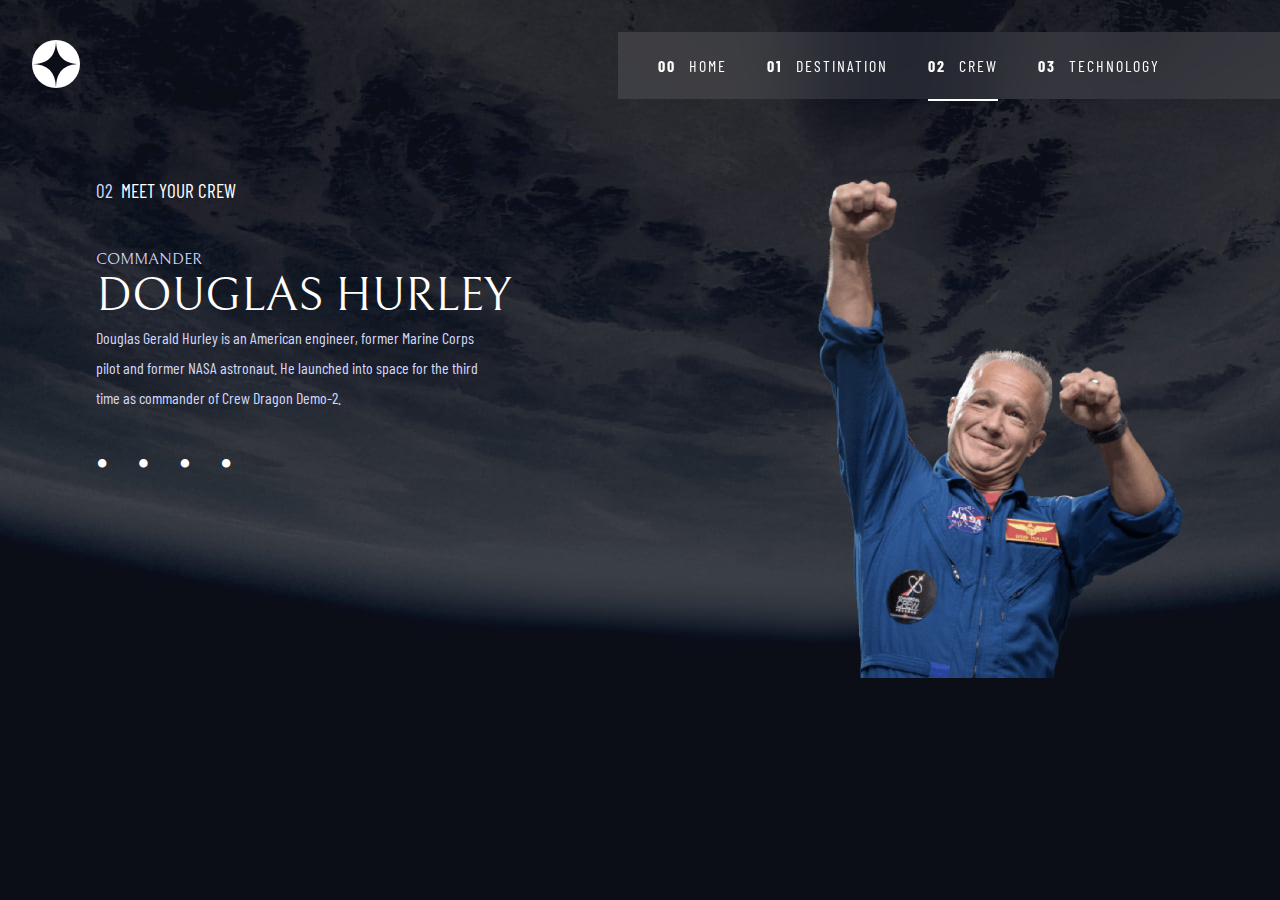
<file: crew-commander.html>
<!DOCTYPE html>
<html lang="en">
<head>
  <meta charset="UTF-8">
  <meta name="viewport" content="width=device-width, initial-scale=1.0">

  <link rel="icon" type="image/png" sizes="32x32" href="./assets/favicon-32x32.png">
  <link rel="stylesheet" href="./stylesheets/main.css">
  
  <title>Frontend Mentor | Space tourism website</title>
</head>
<body>

  <div class="crew-container">

    <!-- Header -->
    <header class="header">

      <div class="logo-container">
        <img class='logo' src="./assets/shared/logo.svg" alt="logo">
      </div>

      <span class="grey__line"></span>

      <nav>
        <ul class="nav__bar">
          <li class="nav__item">
            <a href="./index.html"><span class='number' aria-hidden="true">00</span> Home</a>
          </li>
          <li class="nav__item">
            <a href="./destination-europa.html"><span class='number' aria-hidden="true">01</span> Destination</a>
          </li>
          <li class="nav__item">
            <a href="./crew-commander.html" class="active"><span class='number' aria-hidden="true">02</span> Crew</a>
          </li>
          <li class="nav__item">
            <a href="./technology-capsule.html"><span class='number' aria-hidden="true">03</span> Technology</a>
          </li>
        </ul>

      </nav>

    </header>

    <main class="main">

      <div class="crew">
        <div class="crew__information">
          <h1 class="crew__title"><span class="bold">02</span>Meet your crew</h1>
          <p class="crew__position">Commander</p>
          <p class="crew__name">Douglas Hurley</p>
          <p class="crew__about">
            Douglas Gerald Hurley is an American engineer, former Marine Corps pilot 
            and former NASA astronaut. He launched into space for the third time as 
            commander of Crew Dragon Demo-2.
          </p>

          <ul class="crew__links">
            <a href='./crew-commander.html' class="link"><li ></li></a>
            <a href="./crew-engineer.html" li class="link"><li></li></a>
            <a href="./crew-pilot.html" li class="link"><li></li></a>
            <a href="./crew-specialist.html" li class="link"><li></li></a>
          </ul>

        </div>

        <div class="crew__image">
          <img src="./assets/crew/image-douglas-hurley.png" alt="">
        </div>
      </div>

    </main>

  </div>
</body>
</html>
</file>
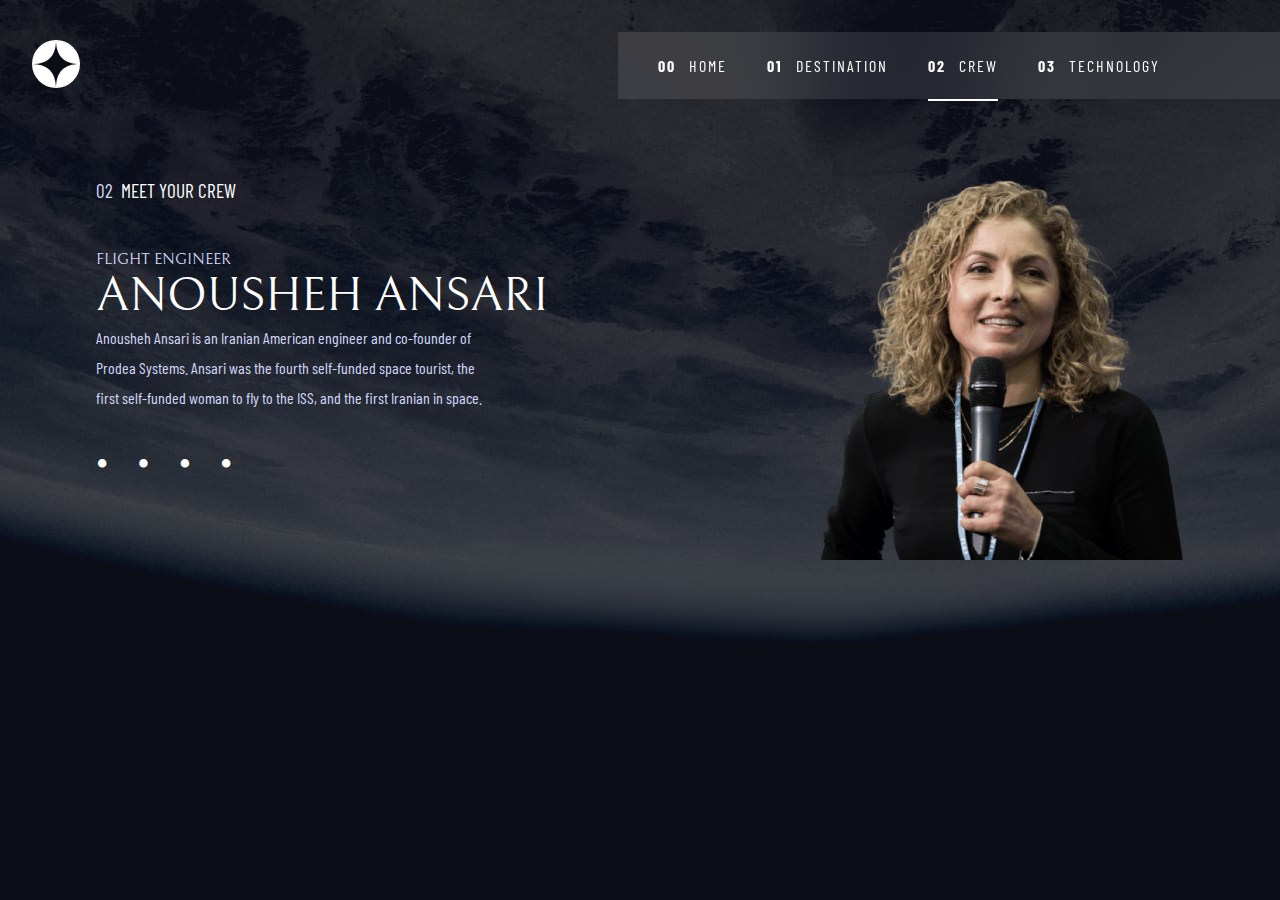
<file: crew-engineer.html>
<!DOCTYPE html>
<html lang="en">
<head>
  <meta charset="UTF-8">
  <meta name="viewport" content="width=device-width, initial-scale=1.0">

  <link rel="icon" type="image/png" sizes="32x32" href="./assets/favicon-32x32.png">
  <link rel="stylesheet" href="./stylesheets/main.css">
  
  <title>Frontend Mentor | Space tourism website</title>
</head>
<body>

  <div class="crew-container">

    <!-- Header -->
    <header class="header">

      <div class="logo-container">
        <img class='logo' src="./assets/shared/logo.svg" alt="logo">
      </div>

      <span class="grey__line"></span>

      <nav>
        <ul class="nav__bar">
          <li class="nav__item">
            <a href="./index.html"><span class='number' aria-hidden="true">00</span> Home</a>
          </li>
          <li class="nav__item">
            <a href="./destination-europa.html"><span class='number' aria-hidden="true">01</span> Destination</a>
          </li>
          <li class="nav__item">
            <a href="./crew-commander.html" class="active"><span class='number' aria-hidden="true">02</span> Crew</a>
          </li>
          <li class="nav__item">
            <a href="./technology-capsule.html"><span class='number' aria-hidden="true">03</span> Technology</a>
          </li>
        </ul>

      </nav>

    </header>

    <main class="main">

      <div class="crew">
        <div class="crew__information">
          <h1 class="crew__title"><span class="bold">02</span>Meet your crew</h1>
          <p class="crew__position">Flight Engineer</p>
          <p class="crew__name">Anousheh Ansari</p>
          <p class="crew__about">
            Anousheh Ansari is an Iranian American engineer and co-founder of Prodea Systems. 
            Ansari was the fourth self-funded space tourist, the first self-funded woman to 
            fly to the ISS, and the first Iranian in space.
          </p>

          <ul class="crew__links">
            <a href='./crew-commander.html' class="link"><li ></li></a>
            <a href="./crew-engineer.html" li class="link"><li></li></a>
            <a href="./crew-pilot.html" li class="link"><li></li></a>
            <a href="./crew-specialist.html" li class="link"><li></li></a>
          </ul>

        </div>

        <div class="crew__image">
          <img src="./assets/crew/image-anousheh-ansari.png" alt="">
        </div>
      </div>

    </main>
 
  </div>
</body>
</html>
</file>
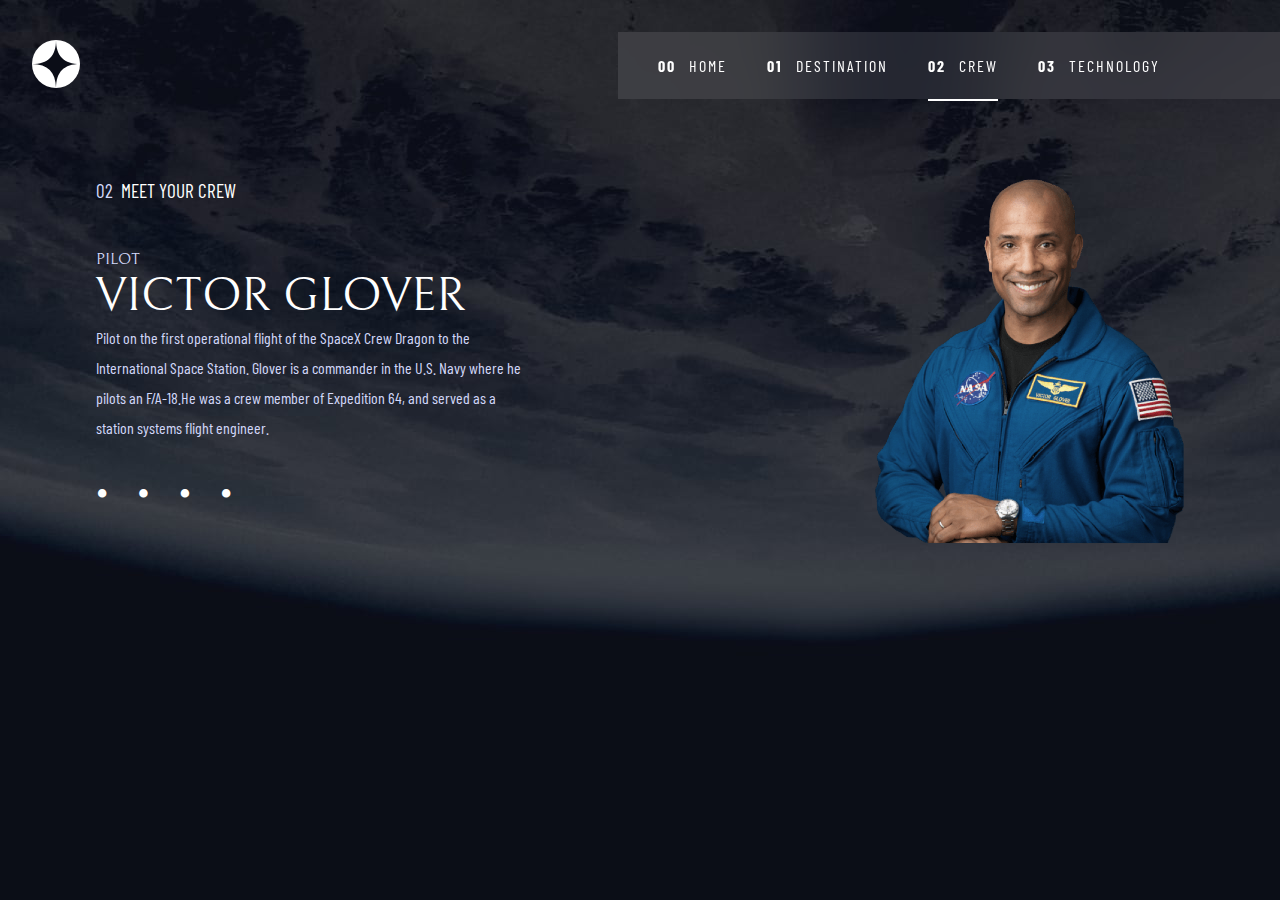
<file: crew-pilot.html>
<!DOCTYPE html>
<html lang="en">
<head>
  <meta charset="UTF-8">
  <meta name="viewport" content="width=device-width, initial-scale=1.0">

  <link rel="icon" type="image/png" sizes="32x32" href="./assets/favicon-32x32.png">
  <link rel="stylesheet" href="./stylesheets/main.css">
  
  <title>Frontend Mentor | Space tourism website</title>
</head>
<body>

  <div class="crew-container">

    <!-- Header -->
    <header class="header">

      <div class="logo-container">
        <img class='logo' src="./assets/shared/logo.svg" alt="logo">
      </div>

      <span class="grey__line"></span>

      <nav>
        <ul class="nav__bar">
          <li class="nav__item">
            <a href="./index.html"><span class='number' aria-hidden="true">00</span> Home</a>
          </li>
          <li class="nav__item">
            <a href="./destination-europa.html"><span class='number' aria-hidden="true">01</span> Destination</a>
          </li>
          <li class="nav__item">
            <a href="./crew-commander.html" class="active"><span class='number' aria-hidden="true">02</span> Crew</a>
          </li>
          <li class="nav__item">
            <a href="./technology-capsule.html"><span class='number' aria-hidden="true">03</span> Technology</a>
          </li>
        </ul>

      </nav>

    </header>

    <main class="main">

      <div class="crew">
        <div class="crew__information">
          <h1 class="crew__title"><span class="bold">02</span>Meet your crew</h1>
          <p class="crew__position">Pilot</p>
          <p class="crew__name">Victor Glover</p>
          <p class="crew__about">
            Pilot on the first operational flight of the SpaceX Crew Dragon to the 
            International Space Station. Glover is a commander in the U.S. Navy where 
            he pilots an F/A-18.He was a crew member of Expedition 64, and served as a 
            station systems flight engineer.
          </p>

          <ul class="crew__links">
            <a href='./crew-commander.html' class="link"><li ></li></a>
            <a href="./crew-engineer.html" li class="link"><li></li></a>
            <a href="./crew-pilot.html" li class="link"><li></li></a>
            <a href="./crew-specialist.html" li class="link"><li></li></a>
          </ul>

        </div>

        <div class="crew__image">
          <img src="./assets/crew/image-victor-glover.png" alt="">
        </div>
      </div>

    </main>

  </div>
</body>
</html>
</file>
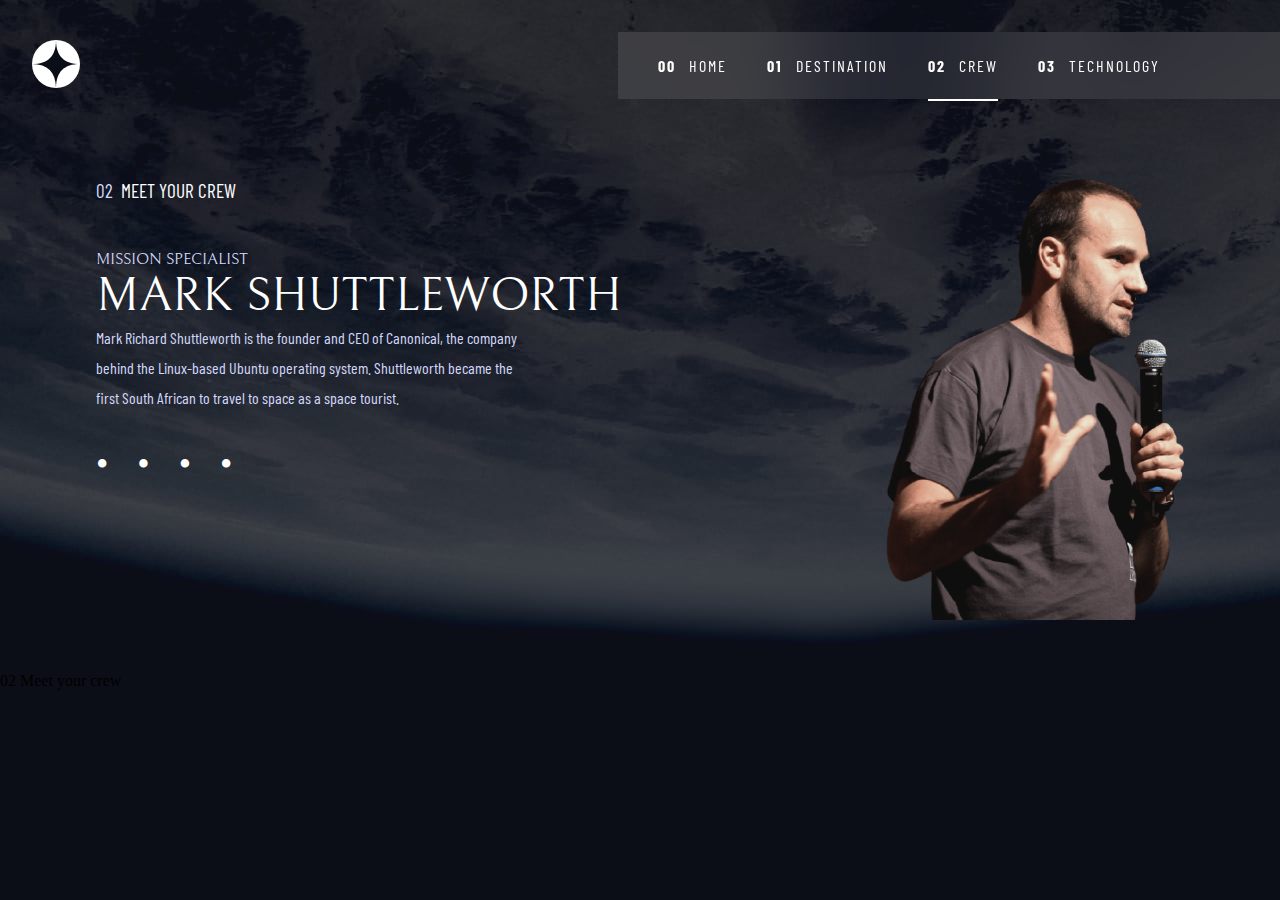
<file: crew-specialist.html>
<!DOCTYPE html>
<html lang="en">
<head>
  <meta charset="UTF-8">
  <meta name="viewport" content="width=device-width, initial-scale=1.0">

  <link rel="icon" type="image/png" sizes="32x32" href="./assets/favicon-32x32.png">
  <link rel="stylesheet" href="./stylesheets/main.css">
  
  <title>Frontend Mentor | Space tourism website</title>
</head>
<body>

  <div class="crew-container">

    <!-- Header -->
    <header class="header">

      <div class="logo-container">
        <img class='logo' src="./assets/shared/logo.svg" alt="logo">
      </div>

      <span class="grey__line"></span>

      <nav>
        <ul class="nav__bar">
          <li class="nav__item">
            <a href="./index.html"><span class='number' aria-hidden="true">00</span> Home</a>
          </li>
          <li class="nav__item">
            <a href="./destination-europa.html"><span class='number' aria-hidden="true">01</span> Destination</a>
          </li>
          <li class="nav__item">
            <a href="./crew-commander.html" class="active"><span class='number' aria-hidden="true">02</span> Crew</a>
          </li>
          <li class="nav__item">
            <a href="./technology-capsule.html"><span class='number' aria-hidden="true">03</span> Technology</a>
          </li>
        </ul>

      </nav>

    </header>

    <main class="main">

      <div class="crew">
        <div class="crew__information">
          <h1 class="crew__title"><span class="bold">02</span>Meet your crew</h1>
          <p class="crew__position">Mission Specialist</p>
          <p class="crew__name">Mark Shuttleworth</p>
          <p class="crew__about">
            Mark Richard Shuttleworth is the founder and CEO of Canonical, the company behind 
            the Linux-based Ubuntu operating system. Shuttleworth became the first South 
            African to travel to space as a space tourist.
          </p>

          <ul class="crew__links">
            <a href='./crew-commander.html' class="link"><li ></li></a>
            <a href="./crew-engineer.html" li class="link"><li></li></a>
            <a href="./crew-pilot.html" li class="link"><li></li></a>
            <a href="./crew-specialist.html" li class="link"><li></li></a>
          </ul>

        </div>

        <div class="crew__image">
          <img src="./assets/crew/image-mark-shuttleworth.png" alt="">
        </div>
      </div>

    </main>

  02 Meet your crew

  
  

  

  </div>
</body>
</html>
</file>
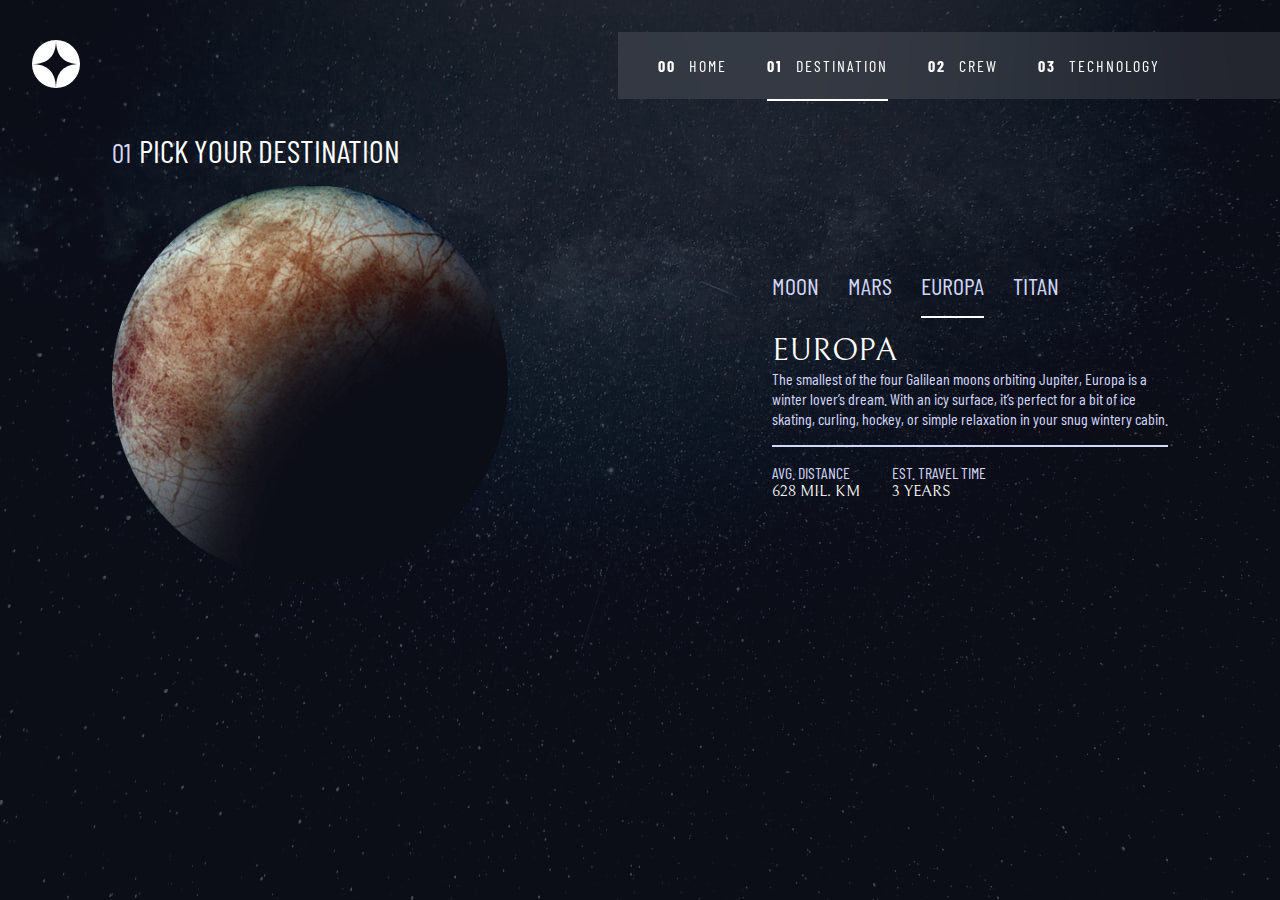
<file: destination-europa.html>
<!DOCTYPE html>
<html lang="en">
<head>
  <meta charset="UTF-8">
  <meta name="viewport" content="width=device-width, initial-scale=1.0">

  <link rel="icon" type="image/png" sizes="32x32" href="./assets/favicon-32x32.png">
  <link rel="stylesheet" href="./stylesheets/main.css">
  
  <title>Frontend Mentor | Space tourism website</title>
</head>
<body>

  <div class="destination-container">

    <!-- Header -->
    <header class="header">

      <div class="logo-container">
        <img class='logo' src="./assets/shared/logo.svg" alt="logo">
      </div>

      <span class="grey__line"></span>

      <nav>
        <ul class="nav__bar">
          <li class="nav__item">
            <a href="./index.html"><span class='number' aria-hidden="true">00</span> Home</a>
          </li>
          <li class="nav__item">
            <a href="./destination-europa.html" class="active"><span class='number' aria-hidden="true">01</span> Destination</a>
          </li>
          <li class="nav__item">
            <a href="./crew-commander.html"><span class='number' aria-hidden="true">02</span> Crew</a>
          </li>
          <li class="nav__item">
            <a href="./technology-capsule.html"><span class='number' aria-hidden="true">03</span> Technology</a>
          </li>
        </ul>

      </nav>

    </header>

    <main class="destination__main">

      <div class="destination">
        <h1 class="destination__title"><span class="bold">01</span>Pick your destination</h1>

        <div class="destination__metrics">
          <div class="destination__image">
            <img src="./assets/destination/image-europa.png" alt="">
          </div>

          <div class="destination__information">
            <ul class="destination__links">
              <a href='./destination-moon.html' class="link">Moon</a>
              <a href="./destination-mars.html"class="link">Mars</a>
              <a href="./destination-europa.html" li class="link active">Europa</a>
              <a href="./destination-titan.html" li class="link">Titan</a>
            </ul>
            <p class="destination__location">Europa</p>
            <p class="about">
              The smallest of the four Galilean moons orbiting Jupiter, Europa is a 
              winter lover’s dream. With an icy surface, it’s perfect for a bit of 
              ice skating, curling, hockey, or simple relaxation in your snug 
              wintery cabin.
            </p>

            <div class="destination__numbers">
              <div class="distance">
                <p class="distance__title">Avg. distance</p>
                <p class="actual__distance">628 mil. km</p>
              </div>
              <div class="time">
                <p class="time__title">Est. travel time</p>
                <p class="actual__time">3 years</p>
              </div>
            </div>
  
          </div>

        </div>

      </div>

    </main>

  </div>
</body>
</html>
</file>
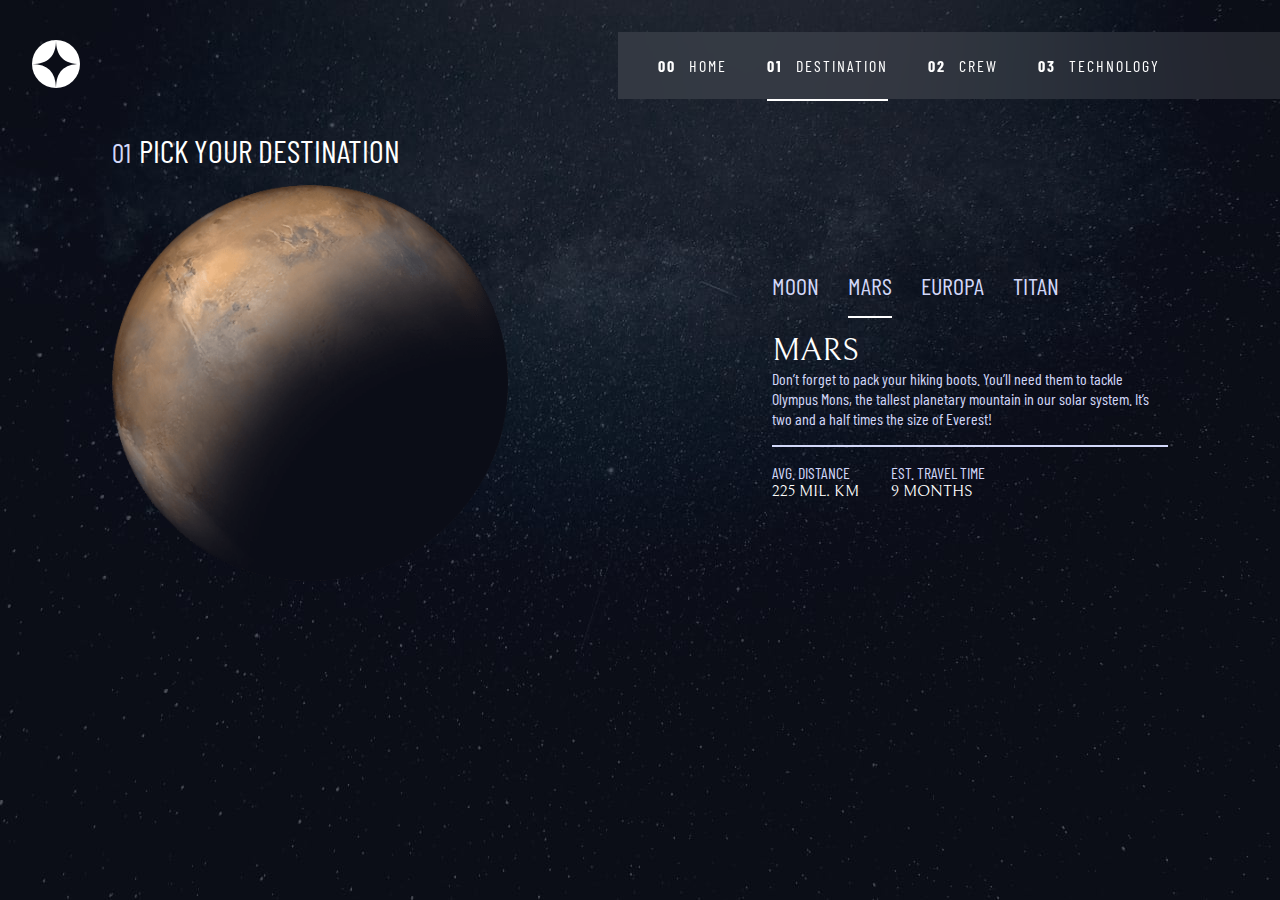
<file: destination-mars.html>
<!DOCTYPE html>
<html lang="en">
<head>
  <meta charset="UTF-8">
  <meta name="viewport" content="width=device-width, initial-scale=1.0">

  <link rel="icon" type="image/png" sizes="32x32" href="./assets/favicon-32x32.png">
  <link rel="stylesheet" href="./stylesheets/main.css">
  
  <title>Frontend Mentor | Space tourism website</title>
</head>
<body>

  <div class="destination-container">

    <!-- Header -->
    <header class="header">

      <div class="logo-container">
        <img class='logo' src="./assets/shared/logo.svg" alt="logo">
      </div>

      <span class="grey__line"></span>

      <nav>
        <ul class="nav__bar">
          <li class="nav__item">
            <a href="./index.html"><span class='number' aria-hidden="true">00</span> Home</a>
          </li>
          <li class="nav__item">
            <a href="./destination-europa.html" class="active"><span class='number' aria-hidden="true">01</span> Destination</a>
          </li>
          <li class="nav__item">
            <a href="./crew-commander.html"><span class='number' aria-hidden="true">02</span> Crew</a>
          </li>
          <li class="nav__item">
            <a href="./technology-capsule.html"><span class='number' aria-hidden="true">03</span> Technology</a>
          </li>
        </ul>

      </nav>

    </header>

    <main class="destination__main">

      <div class="destination">
        <h1 class="destination__title"><span class="bold">01</span>Pick your destination</h1>

        <div class="destination__metrics">
          <div class="destination__image">
            <img src="./assets/destination/image-mars.png" alt="">
          </div>

          <div class="destination__information">
            <ul class="destination__links">
              <a href='./destination-moon.html' class="link">Moon</a>
              <a href="./destination-mars.html" class="link active">Mars</a>
              <a href="./destination-europa.html" class="link">Europa</a>
              <a href="./destination-titan.html" class="link">Titan</a>
            </ul>
            <p class="destination__location">Mars</p>
            <p class="about">
              Don’t forget to pack your hiking boots. You’ll need them to tackle Olympus Mons, 
              the tallest planetary mountain in our solar system. It’s two and a half times 
              the size of Everest!
            </p>

            <div class="destination__numbers">
              <div class="distance">
                <p class="distance__title">Avg. distance</p>
                <p class="actual__distance">225 mil. km</p>
              </div>
              <div class="time">
                <p class="time__title">Est. travel time</p>
                <p class="actual__time">9 months</p>
              </div>
            </div>
  
          </div>

        </div>

      </div>

    </main>

  </div>
</body>
</html>
</file>
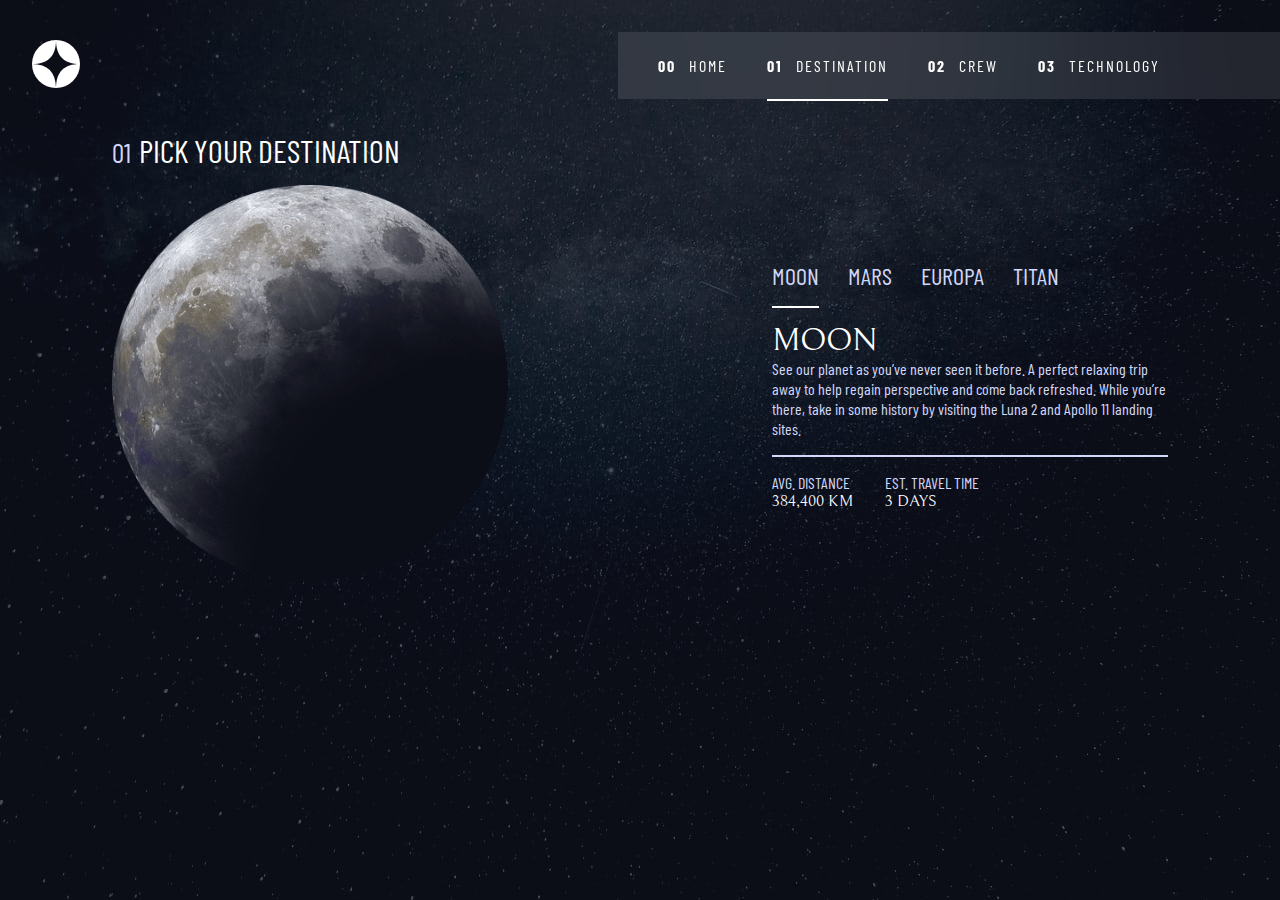
<file: destination-moon.html>
<!DOCTYPE html>
<html lang="en">
<head>
  <meta charset="UTF-8">
  <meta name="viewport" content="width=device-width, initial-scale=1.0">

  <link rel="icon" type="image/png" sizes="32x32" href="./assets/favicon-32x32.png">
  <link rel="stylesheet" href="./stylesheets/main.css">
  
  <title>Frontend Mentor | Space tourism website</title>
</head>
<body>

  <div class="destination-container">

    <!-- Header -->
    <header class="header">

      <div class="logo-container">
        <img class='logo' src="./assets/shared/logo.svg" alt="logo">
      </div>

      <span class="grey__line"></span>

      <nav>
        <ul class="nav__bar">
          <li class="nav__item">
            <a href="./index.html"><span class='number' aria-hidden="true">00</span> Home</a>
          </li>
          <li class="nav__item">
            <a href="./destination-europa.html" class="active"><span class='number' aria-hidden="true">01</span> Destination</a>
          </li>
          <li class="nav__item">
            <a href="./crew-commander.html"><span class='number' aria-hidden="true">02</span> Crew</a>
          </li>
          <li class="nav__item">
            <a href="./technology-capsule.html"><span class='number' aria-hidden="true">03</span> Technology</a>
          </li>
        </ul>

      </nav>

    </header>

    <main class="destination__main">

      <div class="destination">
        <h1 class="destination__title"><span class="bold">01</span>Pick your destination</h1>

        <div class="destination__metrics">
          <div class="destination__image">
            <img src="./assets/destination/image-moon.png" alt="">
          </div>

          <div class="destination__information">
            <ul class="destination__links">
              <a href='./destination-moon.html' class="link active">Moon</a>
              <a href="./destination-mars.html"class="link">Mars</a>
              <a href="./destination-europa.html" class="link">Europa</a>
              <a href="./destination-titan.html" class="link">Titan</a>
            </ul>
            <p class="destination__location">Moon</p>
            <p class="about">
              See our planet as you’ve never seen it before. A perfect relaxing trip away to help 
              regain perspective and come back refreshed. While you’re there, take in some history 
              by visiting the Luna 2 and Apollo 11 landing sites.
            </p>

            <div class="destination__numbers">
              <div class="distance">
                <p class="distance__title">Avg. distance</p>
                <p class="actual__distance">384,400 km</p>
              </div>
              <div class="time">
                <p class="time__title">Est. travel time</p>
                <p class="actual__time">3 days</p>
              </div>
            </div>
  
          </div>

        </div>

      </div>

    </main>

  </div>
</body>
</html>
</file>
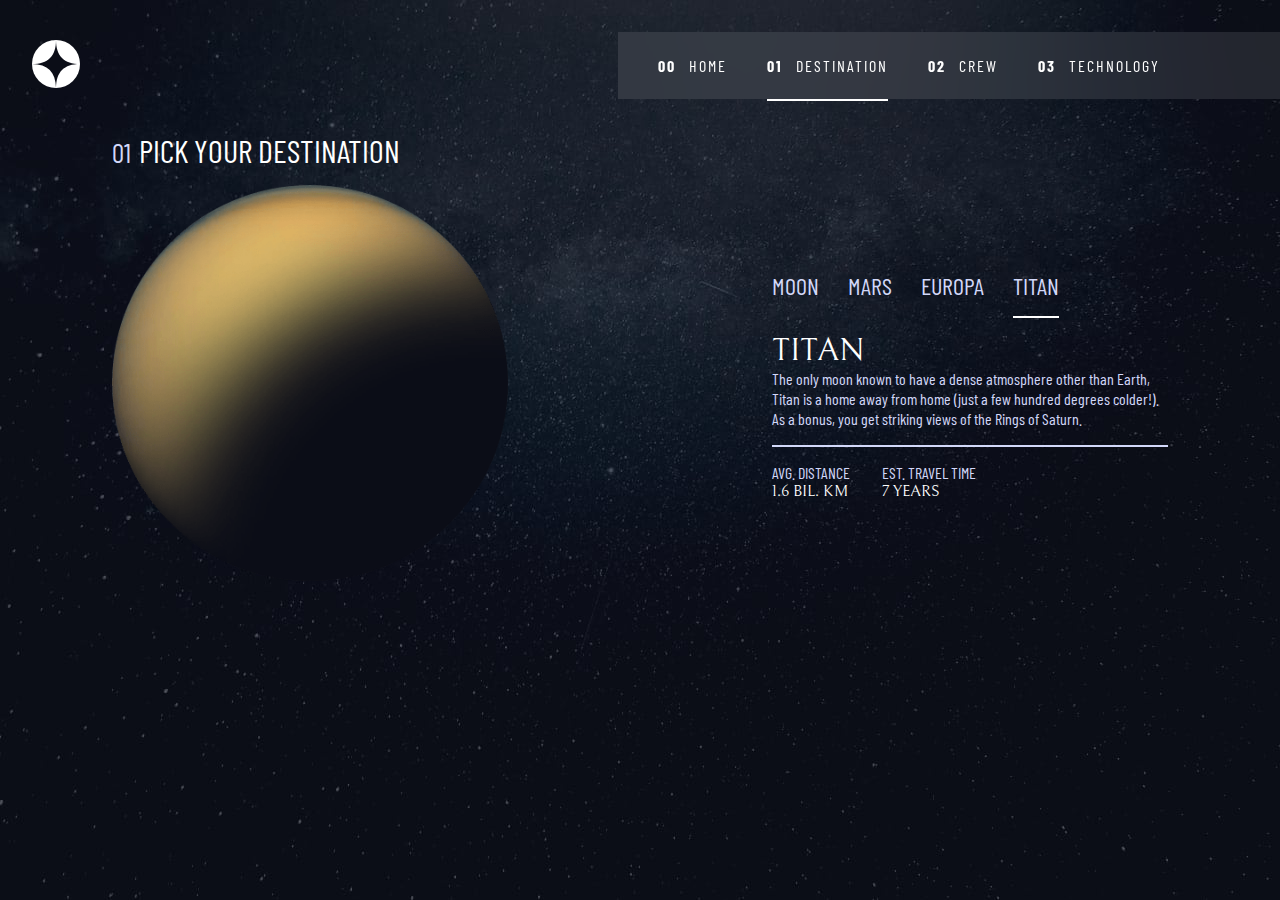
<file: destination-titan.html>
<!DOCTYPE html>
<html lang="en">
<head>
  <meta charset="UTF-8">
  <meta name="viewport" content="width=device-width, initial-scale=1.0">

  <link rel="icon" type="image/png" sizes="32x32" href="./assets/favicon-32x32.png">
  <link rel="stylesheet" href="./stylesheets/main.css">
  
  <title>Frontend Mentor | Space tourism website</title>
</head>
<body>

  <div class="destination-container">

    <!-- Header -->
    <header class="header">

      <div class="logo-container">
        <img class='logo' src="./assets/shared/logo.svg" alt="logo">
      </div>

      <span class="grey__line"></span>

      <nav>
        <ul class="nav__bar">
          <li class="nav__item">
            <a href="./index.html"><span class='number' aria-hidden="true">00</span> Home</a>
          </li>
          <li class="nav__item">
            <a href="./destination-europa.html" class="active"><span class='number' aria-hidden="true">01</span> Destination</a>
          </li>
          <li class="nav__item">
            <a href="./crew-commander.html"><span class='number' aria-hidden="true">02</span> Crew</a>
          </li>
          <li class="nav__item">
            <a href="./technology-capsule.html"><span class='number' aria-hidden="true">03</span> Technology</a>
          </li>
        </ul>

      </nav>

    </header>

    <main class="destination__main">

      <div class="destination">
        <h1 class="destination__title"><span class="bold">01</span>Pick your destination</h1>

        <div class="destination__metrics">
          <div class="destination__image">
            <img src="./assets/destination/image-titan.png" alt="">
          </div>

          <div class="destination__information">
            <ul class="destination__links">
              <a href='./destination-moon.html' class="link">Moon</a>
              <a href="./destination-mars.html"class="link">Mars</a>
              <a href="./destination-europa.html" li class="link">Europa</a>
              <a href="./destination-titan.html" li class="link active">Titan</a>
            </ul>
            <p class="destination__location">Titan</p>
            <p class="about">
              The only moon known to have a dense atmosphere other than Earth, Titan 
              is a home away from home (just a few hundred degrees colder!). As a 
              bonus, you get striking views of the Rings of Saturn.
            </p>

            <div class="destination__numbers">
              <div class="distance">
                <p class="distance__title">Avg. distance</p>
                <p class="actual__distance">1.6 bil. km</p>
              </div>
              <div class="time">
                <p class="time__title">Est. travel time</p>
                <p class="actual__time">7 years</p>
              </div>
            </div>
  
          </div>

        </div>

      </div>

    </main>
  
</body>
</html>
</file>
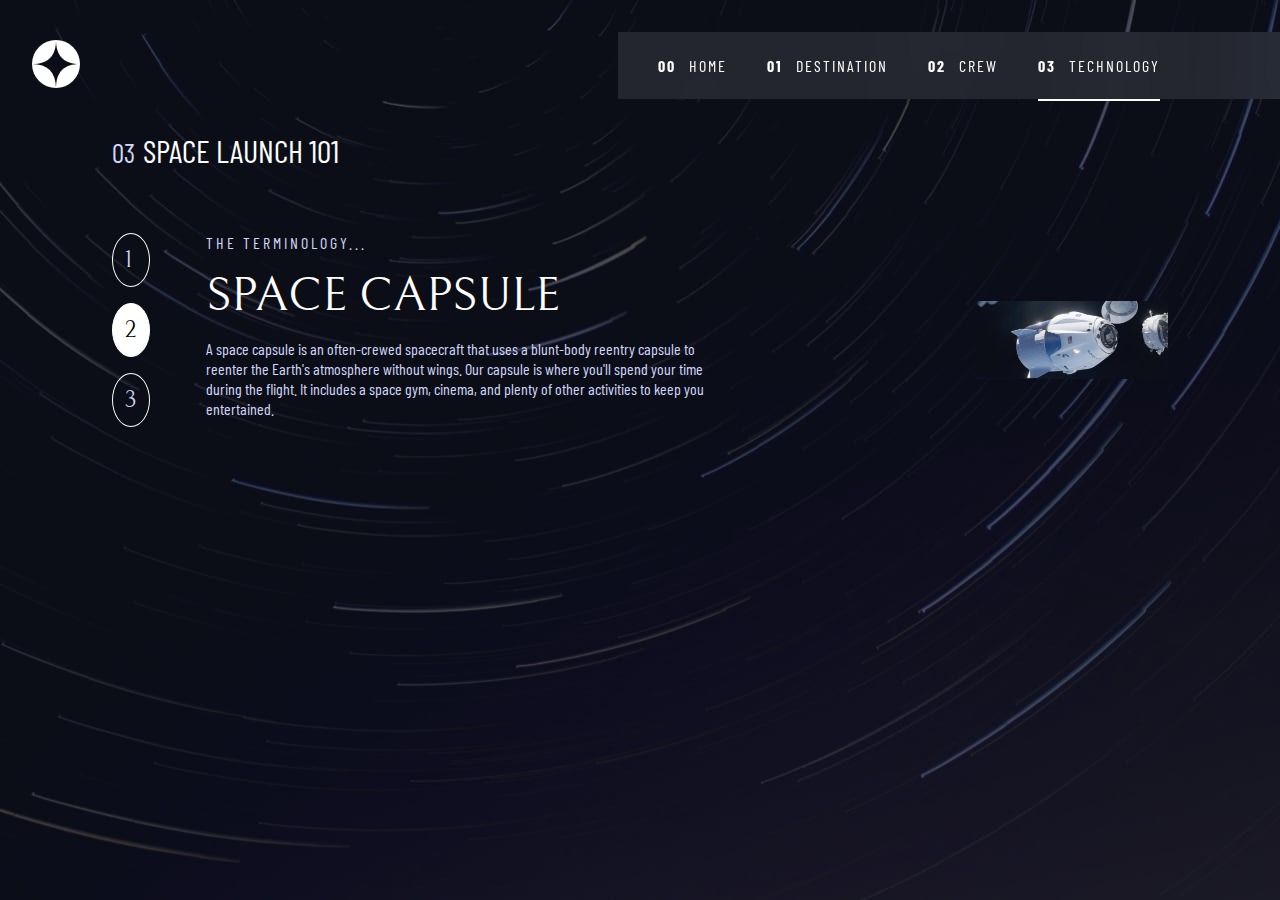
<file: technology-capsule.html>
<!DOCTYPE html>
<html lang="en">
<head>
  <meta charset="UTF-8">
  <meta name="viewport" content="width=device-width, initial-scale=1.0">
  <link rel="icon" type="image/png" sizes="32x32" href="./assets/favicon-32x32.png">  <link rel="stylesheet" href="./stylesheets/main.css">
  
  <title>Frontend Mentor | Space tourism website</title>
</head>
<body>

  <div class="technology-container">

    <!-- Header -->
    <header class="header">

      <div class="logo-container">
        <img class='logo' src="./assets/shared/logo.svg" alt="logo">
      </div>

      <span class="grey__line"></span>

      <nav>
        <ul class="nav__bar">
          <li class="nav__item">
            <a href="./index.html"><span class='number' aria-hidden="true">00</span> Home</a>
          </li>
          <li class="nav__item">
            <a href="./destination-europa.html"><span class='number' aria-hidden="true">01</span> Destination</a>
          </li>
          <li class="nav__item">
            <a href="./crew-commander.html"><span class='number' aria-hidden="true">02</span> Crew</a>
          </li>
          <li class="nav__item">
            <a href="./technology-capsule.html" class="active"><span class='number' aria-hidden="true">03</span> Technology</a>
          </li>
        </ul>

      </nav>

    </header>

    <main class="technology__main">

      <div class="technology">
        <h1 class="technology__title"><span class="bold">03</span>Space launch 101</h1>

        <div class="technology__metrics">

          <div class="technology__information">
            <ul class="technology__links">
              <a href='./technology-vehicle.html' class="link">1</a>
              <a href="./technology-capsule.html"class="link"  id="technology__active">2</a>
              <a href="./technology-spaceport.html" class="link">3</a>
            </ul>
            <div class="technology__more">
              <p class="terminology">The terminology...</p>
              <p class="technology__heading">Space capsule</p>
              <p class="technology__about">
                A space capsule is an often-crewed spacecraft that uses a blunt-body reentry 
                capsule to reenter the Earth's atmosphere without wings. Our capsule is where 
                you'll spend your time during the flight. It includes a space gym, cinema, 
                and plenty of other activities to keep you entertained.
              </p>

            </div>
  
          </div>

          <div class="destination__image">
            <img src="./assets/technology/image-space-capsule-landscape.jpg" alt="">
          </div>

        </div>

      </div>

    </main>

  </div>
</body>
</html>
</file>
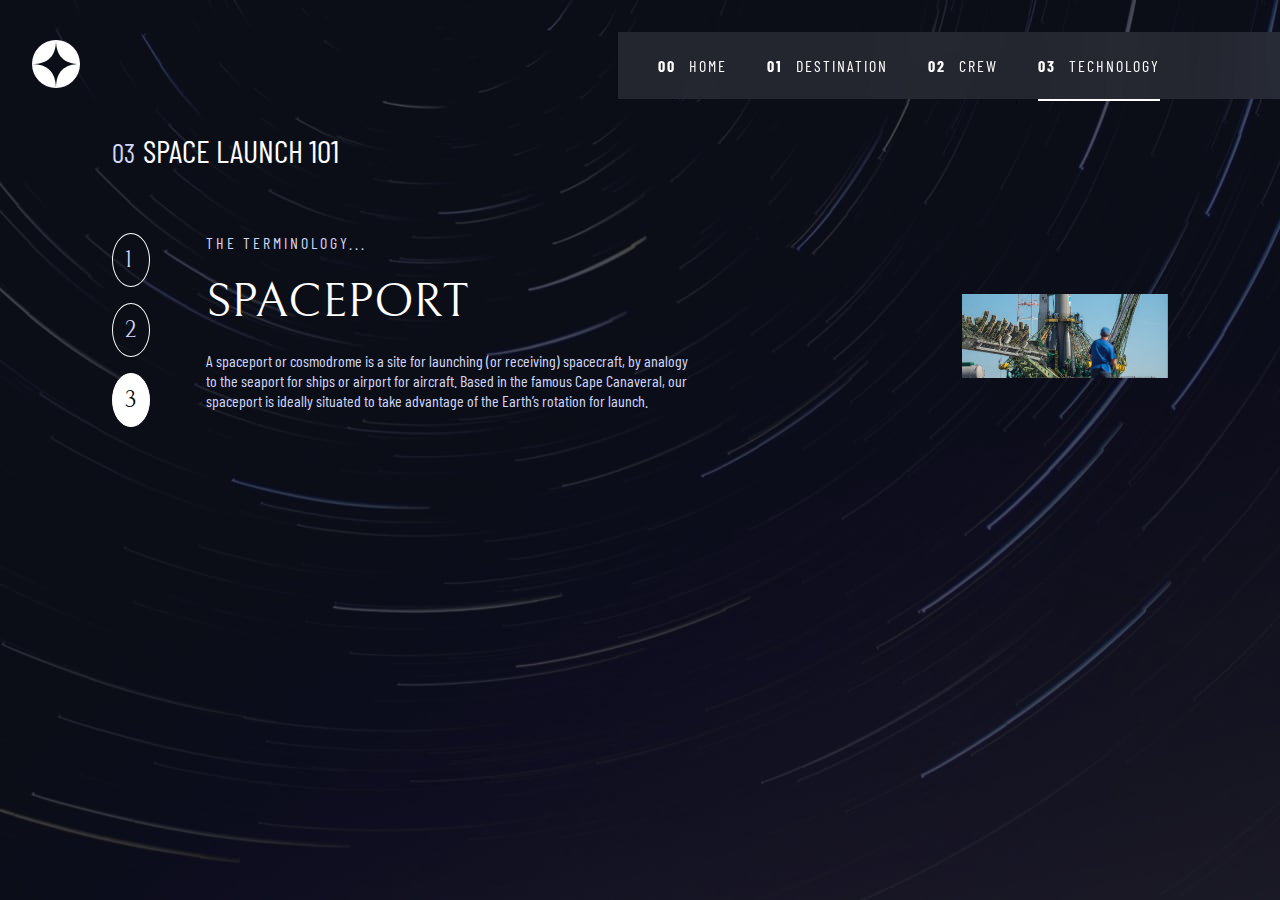
<file: technology-spaceport.html>
<!DOCTYPE html>
<html lang="en">
<head>
  <meta charset="UTF-8">
  <meta name="viewport" content="width=device-width, initial-scale=1.0">

  <link rel="icon" type="image/png" sizes="32x32" href="./assets/favicon-32x32.png">
  <link rel="stylesheet" href="./stylesheets/main.css">
  
  <title>Frontend Mentor | Space tourism website</title>
</head>
<body>

  <div class="technology-container">

    <!-- Header -->
    <header class="header">

      <div class="logo-container">
        <img class='logo' src="./assets/shared/logo.svg" alt="logo">
      </div>

      <span class="grey__line"></span>

      <nav>
        <ul class="nav__bar">
          <li class="nav__item">
            <a href="./index.html"><span class='number' aria-hidden="true">00</span> Home</a>
          </li>
          <li class="nav__item">
            <a href="./destination-europa.html"><span class='number' aria-hidden="true">01</span> Destination</a>
          </li>
          <li class="nav__item">
            <a href="./crew-commander.html"><span class='number' aria-hidden="true">02</span> Crew</a>
          </li>
          <li class="nav__item">
            <a href="./technology-capsule.html" class="active"><span class='number' aria-hidden="true">03</span> Technology</a>
          </li>
        </ul>

      </nav>

    </header>

    <main class="technology__main">

      <div class="technology">
        <h1 class="technology__title"><span class="bold">03</span>Space launch 101</h1>

        <div class="technology__metrics">

          <div class="technology__information">
            <ul class="technology__links">
              <a href='./technology-vehicle.html' class="link">1</a>
              <a href="./technology-capsule.html"class="link">2</a>
              <a href="./technology-spaceport.html" class="link" id="technology__active">3</a>
            </ul>
            <div class="technology__more">
              <p class="terminology">The terminology...</p>
              <p class="technology__heading">Spaceport</p>
              <p class="technology__about">
                A spaceport or cosmodrome is a site for launching (or receiving) spacecraft, 
                by analogy to the seaport for ships or airport for aircraft. Based in the 
                famous Cape Canaveral, our spaceport is ideally situated to take advantage 
                of the Earth’s rotation for launch.
              </p>

            </div>
  
          </div>

          <div class="destination__image">
            <img src="./assets/technology/image-spaceport-landscape.jpg" alt="">
          </div>

        </div>

      </div>

    </main>

</body>
</html>
</file>
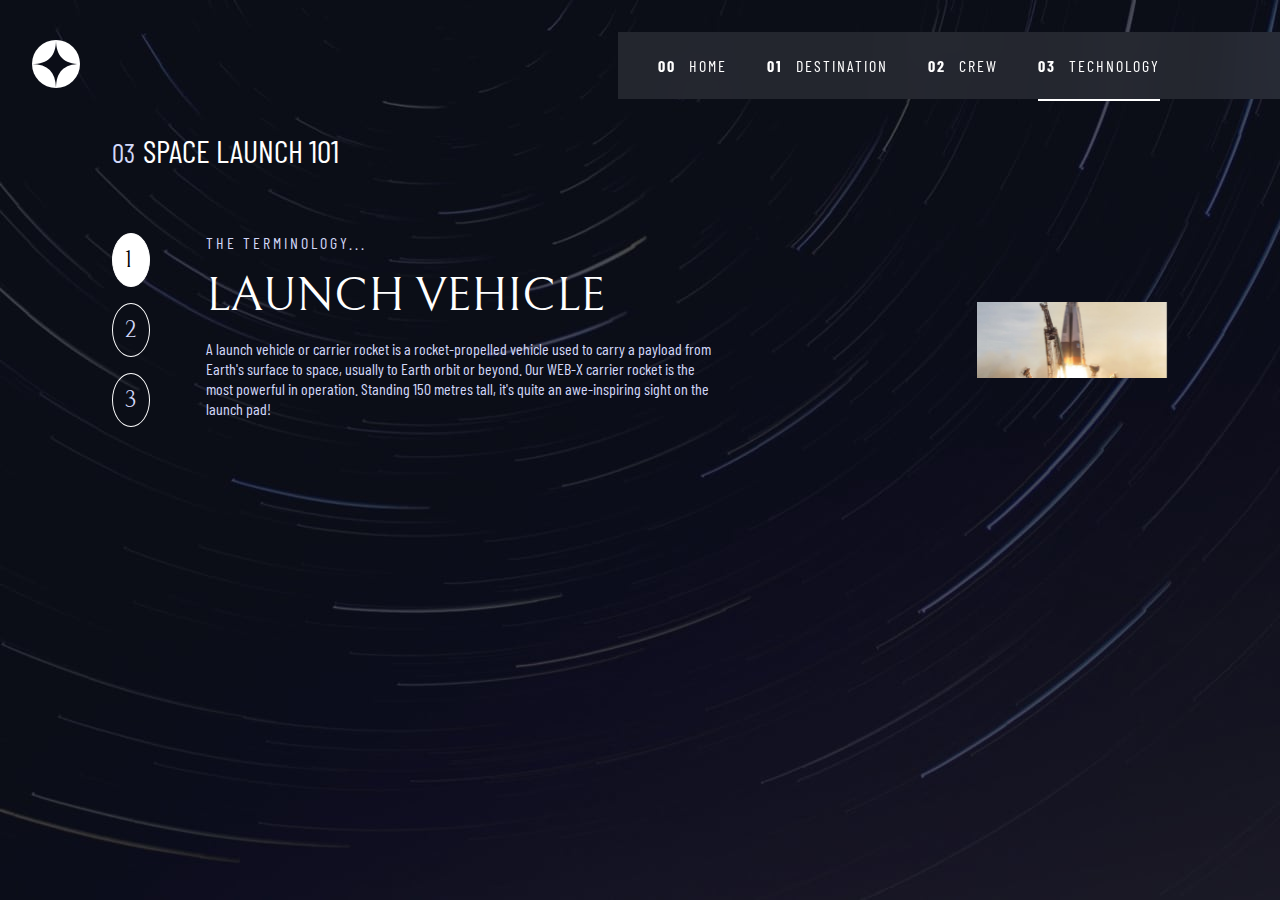
<file: technology-vehicle.html>
<!DOCTYPE html>
<html lang="en">
<head>
  <meta charset="UTF-8">
  <meta name="viewport" content="width=device-width, initial-scale=1.0">

  <link rel="icon" type="image/png" sizes="32x32" href="./assets/favicon-32x32.png">
  <link rel="stylesheet" href="./stylesheets/main.css">
  
  <title>Frontend Mentor | Space tourism website</title>
</head>
<body>

  <div class="technology-container">

    <!-- Header -->
    <header class="header">

      <div class="logo-container">
        <img class='logo' src="./assets/shared/logo.svg" alt="logo">
      </div>

      <span class="grey__line"></span>

      <nav>
        <ul class="nav__bar">
          <li class="nav__item">
            <a href="./index.html"><span class='number' aria-hidden="true">00</span> Home</a>
          </li>
          <li class="nav__item">
            <a href="./destination-europa.html"><span class='number' aria-hidden="true">01</span> Destination</a>
          </li>
          <li class="nav__item">
            <a href="./crew-commander.html"><span class='number' aria-hidden="true">02</span> Crew</a>
          </li>
          <li class="nav__item">
            <a href="./technology-capsule.html" class="active"><span class='number' aria-hidden="true">03</span> Technology</a>
          </li>
        </ul>

      </nav>

    </header>

    <main class="technology__main">

      <div class="technology">
        <h1 class="technology__title"><span class="bold">03</span>Space launch 101</h1>

        <div class="technology__metrics">

          <div class="technology__information">
            <ul class="technology__links">
              <a href='./technology-vehicle.html' class="link" id="technology__active">1</a>
              <a href="./technology-capsule.html"class="link">2</a>
              <a href="./technology-spaceport.html" class="link">3</a>
            </ul>
            <div class="technology__more">
              <p class="terminology">The terminology...</p>
              <p class="technology__heading">Launch Vehicle</p>
              <p class="technology__about">
                A launch vehicle or carrier rocket is a rocket-propelled vehicle used to carry a 
                payload from Earth's surface to space, usually to Earth orbit or beyond. Our 
                WEB-X carrier rocket is the most powerful in operation. Standing 150 metres tall, 
                it's quite an awe-inspiring sight on the launch pad!
              </p>

            </div>
  
          </div>

          <div class="destination__image">
            <img src="./assets/technology/image-launch-vehicle-landscape.jpg" alt="">
          </div>

        </div>

      </div>

    </main> 

  </div>
</body>
</html>
</file>
<file: stylesheets/main.css>
@charset "UTF-8";
@import url("https://fonts.googleapis.com/css2?family=Barlow:wght@400;700&display=swap");
@import url("https://fonts.googleapis.com/css2?family=Barlow+Condensed:wght@400;700&display=swap");
@import url("https://fonts.googleapis.com/css2?family=Bellefair&display=swap");
*::before,
*::after,
* {
  margin: 0;
  padding: 0;
  -webkit-box-sizing: border-box;
          box-sizing: border-box;
}

:root {
  --ff-heading-text: 'Bellefair', serif;
  --ff-secondary-text: 'Barlow Condensed', sans-serif;
  --ff-teitiary-text: 'Barlow', sans-serif;
  --light-grey: hsl(231, 77%, 90%);
  --white: hsl(0,0%,100%);
}

.crew-container {
  background: url(../assets/crew/background-crew-desktop.jpg) no-repeat fixed center;
  height: 100vh;
  overflow: hidden;
}

.crew {
  display: -webkit-box;
  display: -ms-flexbox;
  display: flex;
  color: var(--white);
}

.crew__title {
  text-transform: uppercase;
  font-family: var(--ff-secondary-text);
  font-weight: 400;
  font-size: 1.2rem;
  margin-bottom: 3rem;
}

.bold {
  color: var(--light-grey);
  margin-right: 0.5rem;
}

.crew__position {
  text-transform: uppercase;
  font-family: var(--ff-heading-text);
  color: var(--light-grey);
}

.crew__name {
  font-family: var(--ff-heading-text);
  text-transform: uppercase;
  font-size: 3rem;
}

.crew__about {
  color: var(--light-grey);
  font-family: var(--ff-secondary-text);
  width: 55%;
  line-height: 30px;
}

.crew__links {
  display: -webkit-box;
  display: -ms-flexbox;
  display: flex;
  list-style-type: none;
  margin-top: 2rem;
}

.link {
  margin-right: 1.5rem;
  cursor: pointer;
  text-decoration: none;
  color: var(--white);
}

.crew__links li:before {
  content: "•";
  font-size: 220%;
  padding-right: 5px;
}

.crew__image img {
  width: 100%;
  height: auto;
}

.destination-container {
  background: url(../assets/destination/background-destination-desktop.jpg) no-repeat fixed center;
  height: 100vh;
  overflow: hidden;
}

.destination__main {
  display: -webkit-box;
  display: -ms-flexbox;
  display: flex;
  padding: 0 7rem 0 7rem;
}

.destination {
  display: -webkit-box;
  display: -ms-flexbox;
  display: flex;
  -webkit-box-orient: vertical;
  -webkit-box-direction: normal;
      -ms-flex-direction: column;
          flex-direction: column;
}

.destination__title {
  text-transform: uppercase;
  font-family: var(--ff-secondary-text);
  font-weight: 400;
  font-size: 1.2rem;
  margin-bottom: 1rem;
  color: var(--white);
  font-size: 2rem;
}

.destination__title .bold {
  font-size: 1.7rem;
}

.destination__metrics {
  display: -webkit-box;
  display: -ms-flexbox;
  display: flex;
  -webkit-box-pack: center;
      -ms-flex-pack: center;
          justify-content: center;
  -webkit-box-align: center;
      -ms-flex-align: center;
          align-items: center;
  gap: 25%;
}

.destination__image {
  width: 50%;
}

.destination__image img {
  width: 100%;
  height: auto;
}

.destination__information {
  display: -webkit-box;
  display: -ms-flexbox;
  display: flex;
  -webkit-box-orient: vertical;
  -webkit-box-direction: normal;
      -ms-flex-direction: column;
          flex-direction: column;
  width: 50%;
}

.destination__links {
  font-family: var(--ff-secondary-text);
  text-transform: uppercase;
  font-size: 1.5rem;
  margin-bottom: 2rem;
}

.destination__links a {
  color: var(--light-grey);
  padding-bottom: 1rem;
}

.destination__location {
  color: var(--white);
  font-size: 2rem;
  font-family: var(--ff-heading-text);
  text-transform: uppercase;
}

.about {
  color: var(--light-grey);
  font-family: var(--ff-secondary-text);
  border-bottom: 2px solid var(--light-grey);
  line-height: 20px;
  padding-bottom: 1rem;
  margin-bottom: 1rem;
}

.destination__numbers {
  display: -webkit-box;
  display: -ms-flexbox;
  display: flex;
}

.distance {
  margin-right: 2rem;
}

.distance__title, .time__title {
  color: var(--light-grey);
  text-transform: uppercase;
  font-family: var(--ff-secondary-text);
}

.actual__distance, .actual__time {
  color: var(--white);
  text-transform: uppercase;
  font-family: var(--ff-heading-text);
}

.technology-container {
  background: url(../assets/technology/background-technology-desktop.jpg) no-repeat fixed center;
  height: 100vh;
  overflow: hidden;
}

.technology__main {
  display: -webkit-box;
  display: -ms-flexbox;
  display: flex;
  padding: 0 7rem;
}

.technology {
  display: -webkit-box;
  display: -ms-flexbox;
  display: flex;
  -webkit-box-orient: vertical;
  -webkit-box-direction: normal;
      -ms-flex-direction: column;
          flex-direction: column;
}

.technology__title {
  text-transform: uppercase;
  font-family: var(--ff-secondary-text);
  font-weight: 400;
  font-size: 1.2rem;
  margin-bottom: 4rem;
  color: var(--white);
  font-size: 2rem;
}

.technology__title .bold {
  font-size: 1.7rem;
}

.technology__metrics {
  display: -webkit-box;
  display: -ms-flexbox;
  display: flex;
  -webkit-box-pack: center;
      -ms-flex-pack: center;
          justify-content: center;
  -webkit-box-align: center;
      -ms-flex-align: center;
          align-items: center;
  gap: 25%;
}

.technology__image {
  width: 50%;
}

.technology__image img {
  width: 100%;
  height: auto;
}

.technology__information {
  display: -webkit-box;
  display: -ms-flexbox;
  display: flex;
}

.technology__links {
  display: -webkit-box;
  display: -ms-flexbox;
  display: flex;
  -webkit-box-orient: vertical;
  -webkit-box-direction: normal;
      -ms-flex-direction: column;
          flex-direction: column;
  font-family: var(--ff-secondary-text);
  text-transform: uppercase;
  font-size: 1.5rem;
  margin-right: 2rem;
}

.technology__links a {
  color: var(--light-grey);
  font-family: var(--ff-heading-text);
  padding-bottom: 2rem;
  margin-right: 1.5rem;
  cursor: pointer;
  text-decoration: none;
  border-radius: 50%;
  padding: 0.75rem;
  border: 1px solid var(--white);
  margin-bottom: 1rem;
}

.technology__more {
  display: -webkit-box;
  display: -ms-flexbox;
  display: flex;
  -webkit-box-orient: vertical;
  -webkit-box-direction: normal;
      -ms-flex-direction: column;
          flex-direction: column;
  -webkit-box-pack: justify;
      -ms-flex-pack: justify;
          justify-content: space-between;
}

.terminology {
  color: var(--light-grey);
  font-family: var(--ff-secondary-text);
  text-transform: uppercase;
  margin-bottom: 1rem;
  letter-spacing: 3px;
}

#technology__active {
  background-color: var(--white);
  color: black;
}

.technology__heading {
  color: var(--white);
  font-size: 3rem;
  font-family: var(--ff-heading-text);
  text-transform: uppercase;
  margin-bottom: 1rem;
}

.technology__about {
  color: var(--light-grey);
  font-family: var(--ff-secondary-text);
  line-height: 20px;
  padding-bottom: 1rem;
  margin-bottom: 1rem;
}

.container {
  background: url(../assets/home/background-home-desktop.jpg) no-repeat fixed center;
  height: 100vh;
  overflow: hidden;
}

.header {
  padding: 2rem 0 2rem 2rem;
  display: -webkit-box;
  display: -ms-flexbox;
  display: flex;
  -webkit-box-align: center;
      -ms-flex-align: center;
          align-items: center;
  -webkit-box-pack: justify;
      -ms-flex-pack: justify;
          justify-content: space-between;
}

.nav__bar {
  display: -webkit-box;
  display: -ms-flexbox;
  display: flex;
  list-style-type: none;
  background: rgba(255, 255, 255, 0.1);
  -webkit-backdrop-filter: blur(2rem);
          backdrop-filter: blur(2rem);
  padding: 1.5rem;
  padding-right: 6rem;
  font-family: var(--ff-secondary-text);
}

.nav__item {
  margin-right: 1.5rem;
}

.nav__item a {
  text-decoration: none;
  margin-left: 1rem;
  text-transform: uppercase;
  color: var(--white);
  cursor: pointer;
  padding-bottom: 1.5rem;
  letter-spacing: 2px;
}

.active {
  border-bottom: 2px solid var(--white);
}

.number {
  font-weight: 700;
  margin-right: 0.5rem;
}

.main {
  display: -webkit-box;
  display: -ms-flexbox;
  display: flex;
  padding: 3rem 6rem;
}

.landing {
  display: -webkit-box;
  display: -ms-flexbox;
  display: flex;
  margin-top: 2rem;
}

.landing__information {
  color: var(--white);
  width: 50%;
}

.landing__text {
  font-family: var(--ff-secondary-text);
  text-transform: uppercase;
  font-size: 1.2rem;
  color: var(--light-grey);
  letter-spacing: 2px;
}

.landing__bold {
  margin-top: 1rem;
  text-transform: uppercase;
  font-size: 8.5rem;
  font-family: var(--ff-heading-text);
}

.landing__message {
  font-family: var(--ff-secondary-text);
  width: 57%;
  line-height: 30px;
  color: var(--light-grey);
}

.landing__cta {
  display: -webkit-box;
  display: -ms-flexbox;
  display: flex;
  -webkit-box-pack: center;
      -ms-flex-pack: center;
          justify-content: center;
  -webkit-box-align: center;
      -ms-flex-align: center;
          align-items: center;
  width: 50%;
}

.landing__cta button {
  width: 200px;
  height: 200px;
  border-radius: 50%;
  font-family: var(--ff-heading-text);
  letter-spacing: 2px;
  text-transform: uppercase;
  border: none;
  font-size: 1.5rem;
  cursor: pointer;
}
/*# sourceMappingURL=main.css.map */
</file>
